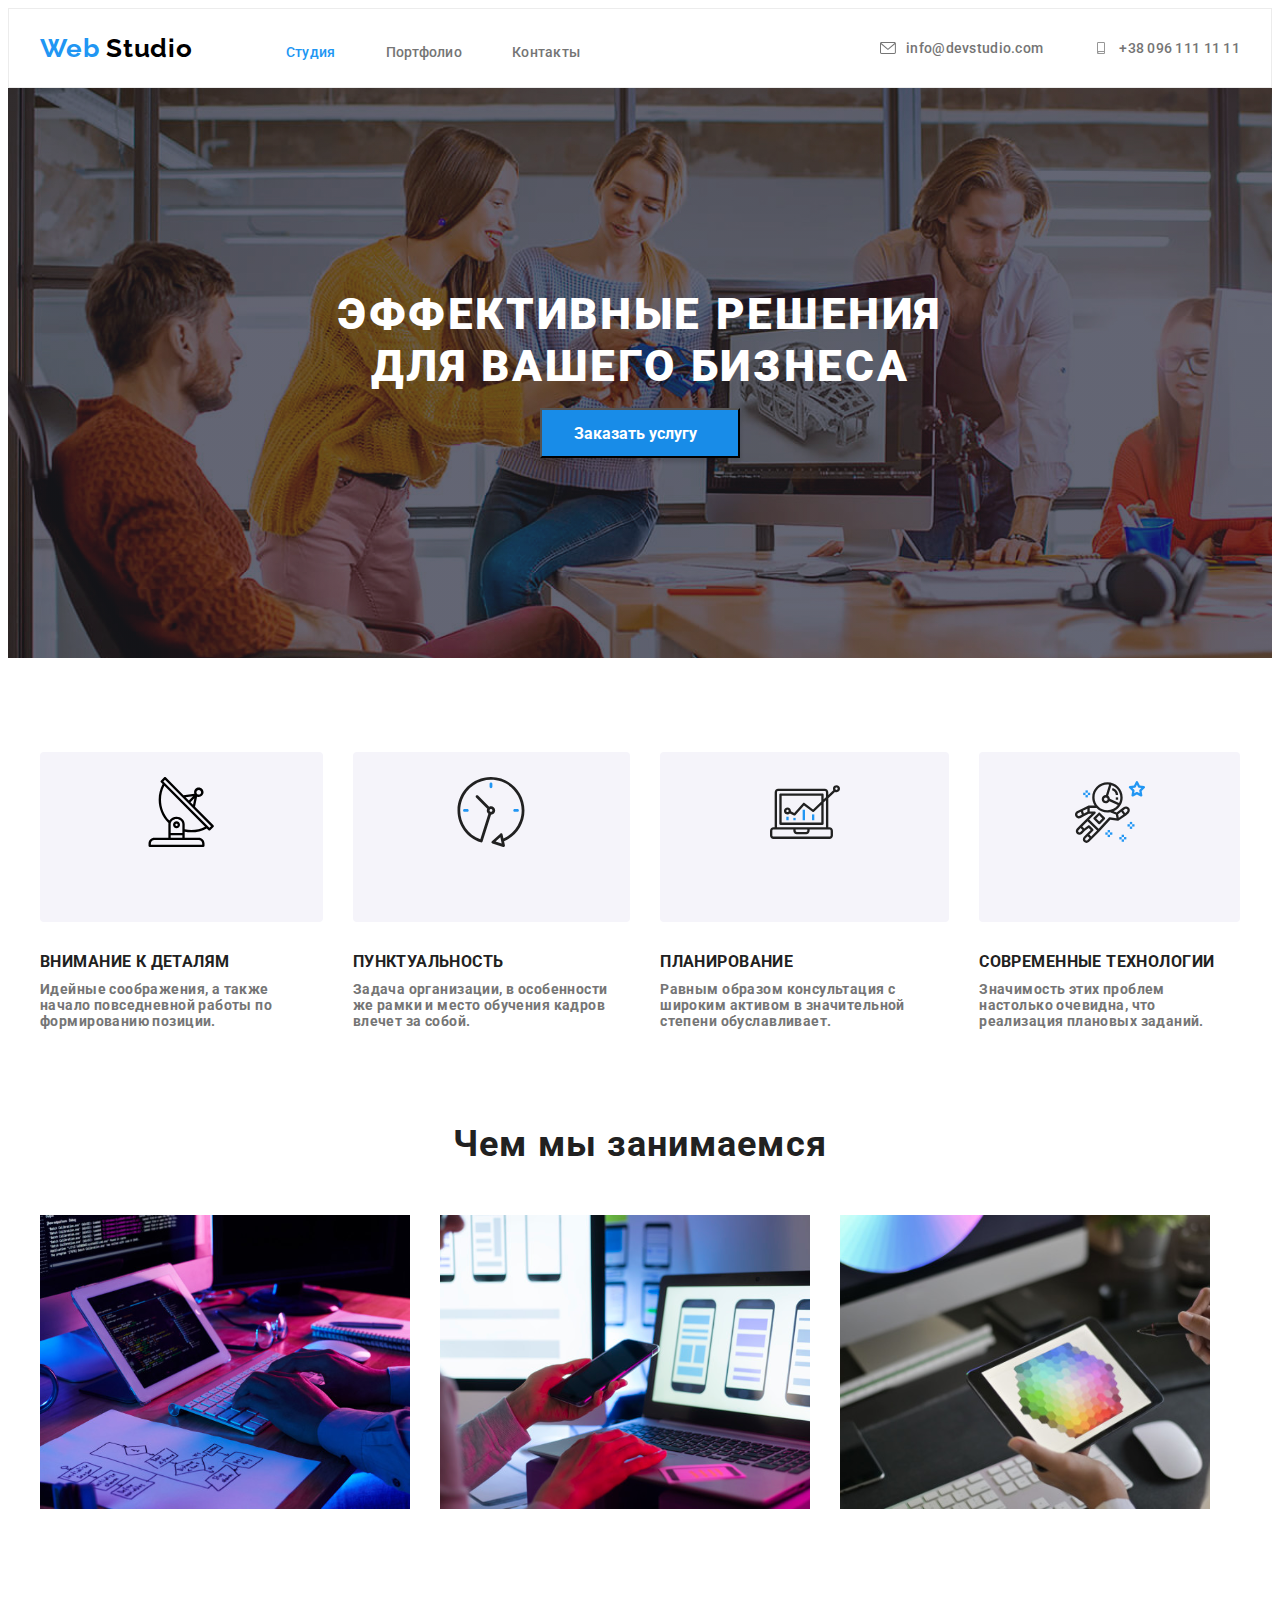
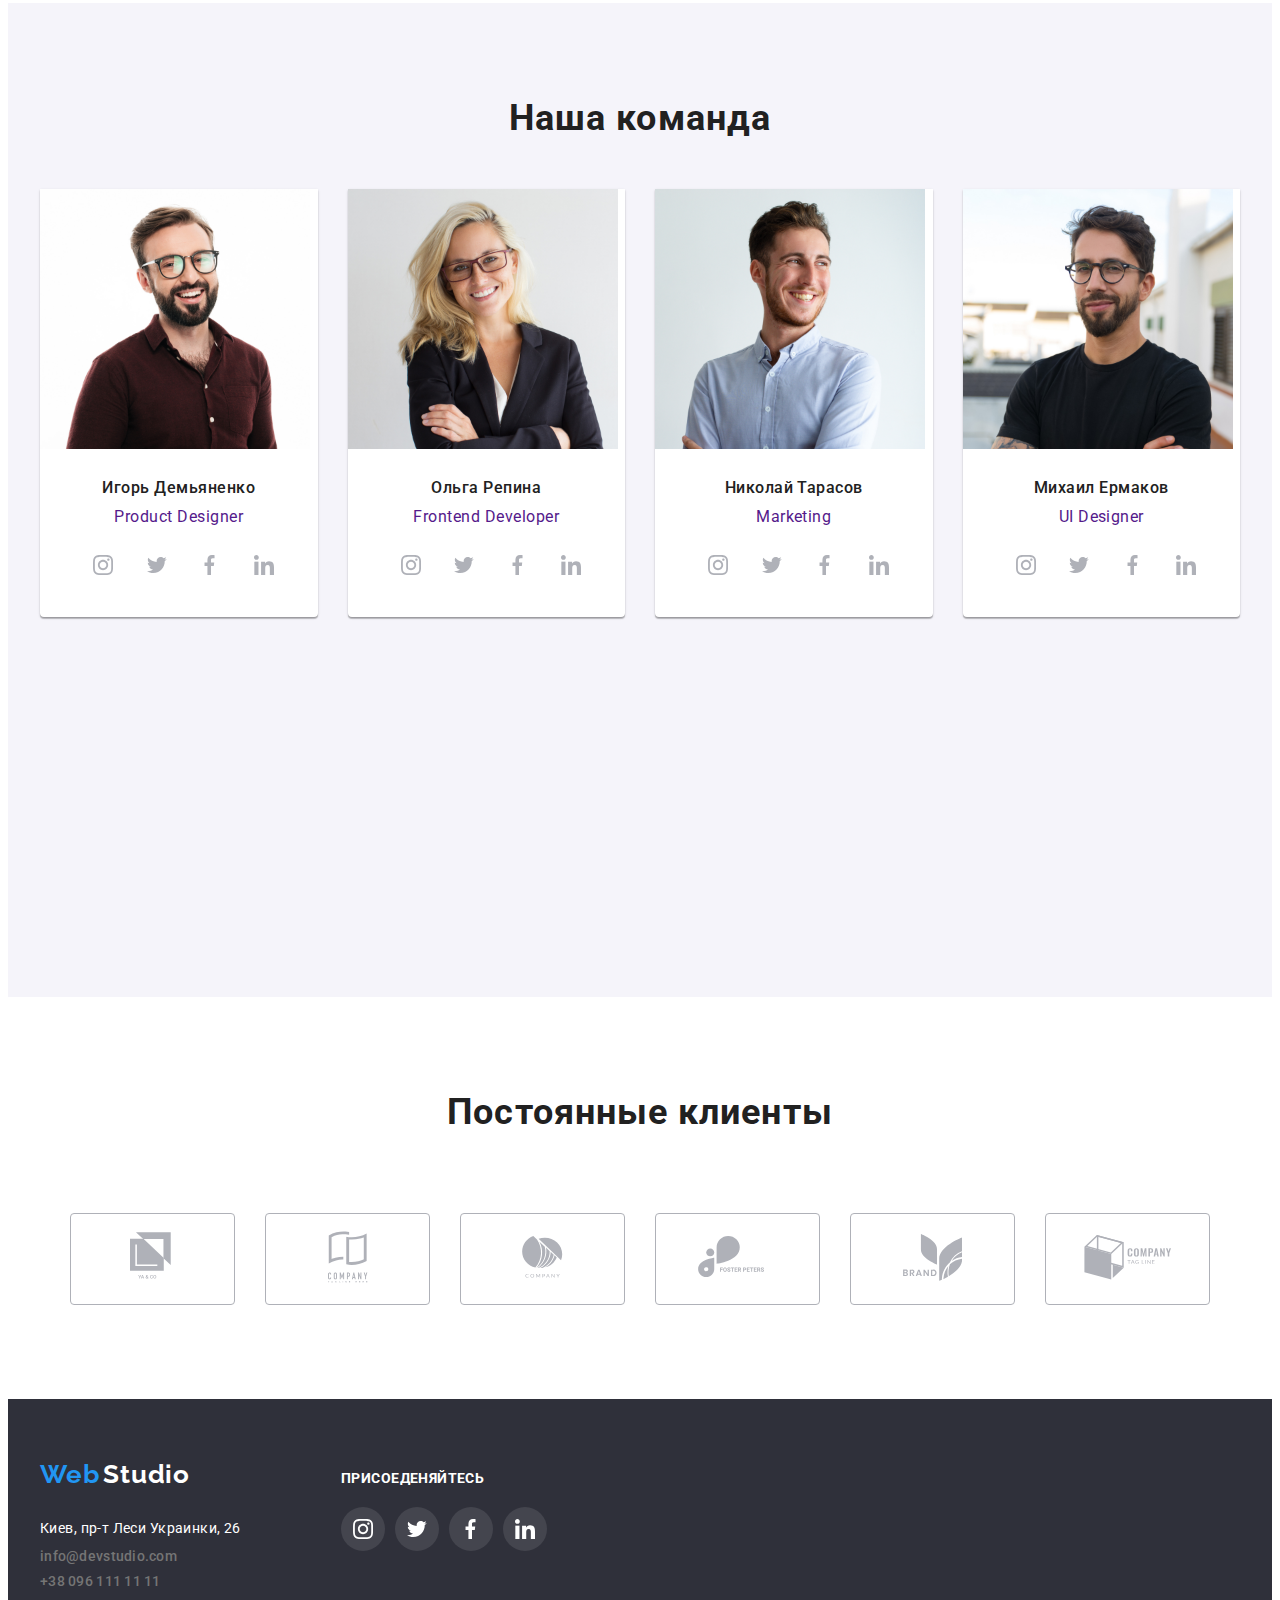
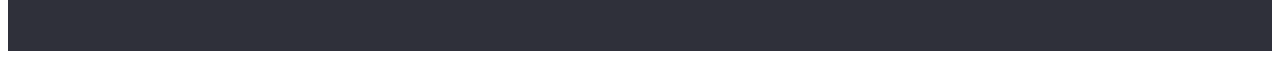
<file: index.html>
<!DOCTYPE html>
<html lang="en">

<head>
    <meta charset="UTF-8">
    <meta http-equiv="X-UA-Compatible" content="IE=edge">
    <meta name="viewport" content="width=device-width, initial-scale=1.0">
    <title>Document</title>
    <link rel="preconnect" href="https://fonts.gstatic.com">
    <link
        href="https://fonts.googleapis.com/css2?family=Raleway:wght@700&family=Roboto:wght@400;500;700;900&display=swap"
        rel="stylesheet">
    <link
        href="https://fonts.googleapis.com/css2?family=Raleway:wght@700&family=Roboto:wght@400;500;700;900&display=swap"
        rel="stylesheet">
    <link rel="stylesheet" href="https://cdnjs.cloudflare.com/ajax/libs/modern-normalize/0.2.0/modern-normalize.min.css"
        integrity="sha512-sqIVMkf5f8XGYI/UZYGs7wODxlUeoj9JknataPfUwtvrSKWMHrMXGZ7Evb6nabFYJQG15vFFyALe6r0nWCD1Ug=="
        crossorigin="anonymous" />
    <link rel="stylesheet" href="./css/styles.css">
</head>

<body>
 <!--Шапка-->
    <header class="header">
        <div class="container-header">
            <nav class="navigation">
                <ul class="navigation-list list">
                    <li><a class="navigation-logo link" href=""> <span class="blueWeb">Web</span> <span class="Studio">Studio</span></a></li>
                </ul>
                <ul class="navigation-list list">
                    <li class="navigation-item"><a class="navigation-link current link" href="navigation-link">Студия</a></li>
                    <li class="navigation-item"><a href="./portfolio.html" class="navigation-link link">Портфолио</a></li>
                    <li class="navigation-item"><a class="navigation-link link" href="navigation-link">Контакты</a></li>
                </ul>
            </nav>
            <ul class="navigation-list">
                <a class="header-contacts-link-icon">
                    <svg class="advantages" width="16" height="12">
                        <use href="./img/sprite/sprite.svg#icon-envelope" </svg>
                </a>
                <li class="navigation-nav list"><a class="mail-link link" href="info@devstudio.com">info@devstudio.com</a>
                </li>
                <a class="header-contacts-link-icon">
                    <svg class="advantages" width="16" height="12">
                        <use href="./img/sprite/sprite.svg#icon-smartphone" </svg>
                </a>
                <li class="navigation-tel list"><a class="tel-link link" href="tel:+380961111111">+38 096 111 11 11</a></li>
            </ul>
        </div>
    </header>
    <!--Герой-->
    <main>
        <section class="hero">
            <div class="container-hero">
                <h1 class="hero-title">Эффективные решения для вашего бизнеса</h1>
                <button class="hero-modal-btn" type="button">Заказать услугу</button>
            </div>
                
        </section>   
        <!--Особенности-->
        <section class="section">
            <div class="container">
                <h2 class="visually-hidden">Особенности</h2>
                <ul class="feature list">
                    <li class="feature-head">
                        <div class="feature-head-tilte">
                            <svg class="advantages" width="70" height="70">
                                <use href="./img/sprite/sprite.svg#icon-Group"
                            </svg>
                        </div>
                        <h3 class="feature-title">Внимание к деталям</h3>
                        <p class="suptitle-text">Идейные соображения, а также начало повседневной работы по формированию позиции.
                        </p>
                    </li>
                    <li class="feature-head">
                        <div class="feature-head-tilte">
                            <svg class="advantages" width="70" height="70">
                                <use href="./img/sprite/sprite.svg#icon-clock" </svg>
                        </div>
                        <h3 class="feature-title">Пунктуальность</h3>
                        <p class="suptitle-text">Задача организации, в особенности же рамки и место обучения кадров влечет за собой.
                        </p>
                    </li>
                    <li class="feature-head">
                        <div class="feature-head-tilte">
                            <svg class="advantages" width="70" height="70">
                                <use href="./img/sprite/sprite.svg#icon-diagram" </svg>
                        </div>
                        <h3 class="feature-title">Планирование</h3>
                        <p class="suptitle-text">Равным образом консультация с широким активом в значительной степени обуславливает.
                        </p>
                    </li>
                    <li class="feature-head">
                        <div class="feature-head-tilte">
                            <svg class="advantages" width="70" height="70">
                                <use href="./img/sprite/sprite.svg#icon-astronaut" </svg>
                        </div>
                        <h3 class="feature-title">Современные технологии</h3>
                        <p class="suptitle-text">Значимость этих проблем настолько очевидна, что реализация плановых заданий.</p>
                    </li>
                </ul>
            </div> 
        </section>

        <!--Чем мы занимаемся-->
        <section class="study-section container">
            <div class="">
                <h2 class="study">Чем мы занимаемся</h2>
                <p class="study-img">
                    <img class="study-section-img" src="./img/box1.svg" alt="computer" width="370" />
                    <img class="study-section-img" src="./img/box2.svg" alt="mobile" width="370" />
                    <img class="study-section-img" src="./img/box3.svg" alt="the tablet" width="370" />
                </p>
            </div>
        </section>
       
        <!--Наша команда-->
        <section class="team-section">
            <div class="container">
                    <h4 class="study-team">Наша команда</h4>
                <ul class="team-list list">
                    <li class="team">
                        <div class="card-team">
                            <a class="team-link link" href="">
                                <img src="./img/ИгорьДемьяненко.jpg" alt="Product Designer" width="270" />
                                <div class="name-subtitle">
                                    <h3 class="name link">Игорь Демьяненко</h3>
                                    <p class="subtitle-text">Product Designer</p>
                                    <ul class="team-card-item">
                                        <li class="team-card-list list">
                                            <a href="" class="team-card-list-link link"><svg class="social-list-icon" width="20" height="20">
                                                    <use href="./img/sprite/sprite.svg#icon-instagram"></use>
                                                </svg></a>
                                        </li>
                                        <li class="team-card-list list">
                                            <a href="" class="team-card-list-link link"><svg class="social-list-icon" width="20" height="20">
                                                    <use href="./img/sprite/sprite.svg#icon-twitter"></use>
                                                </svg></a>
                                        </li>
                                        <li class="team-card-list list">
                                            <a href="" class="team-card-list-link link"><svg class="social-list-icon" width="20" height="20">
                                                    <use href="./img/sprite/sprite.svg#icon-fafcebook"></use>
                                                </svg></a>
                                        </li>
                                        <li class="team-card-list list">
                                            <a href="" class="team-card-list-link link"><svg class="social-list-icon" width="20" height="20">
                                                    <use href="./img/sprite/sprite.svg#icon-linkedin"></use>
                                                </svg></a>
                                        </li>
                                    </ul>
                                </div>
                            </a>
                        </div>
                    </li>

                    <li class="team">
                        <div class="card-team">
                            <a class="team-link link" href="">
                                <img src="./img/ОльгаРепина.jpg" alt="Frontend Developer" width="270" />
                                <div class="name-subtitle">
                                    <h3 class="name link">Ольга Репина</h3>
                                    <p class="subtitle-text">Frontend Developer</p>
                                    <ul class="team-card-item">
                                        <li class="team-card-list list">
                                            <a href="" class="team-card-list-link link"><svg class="social-list-icon" width="20" height="20">
                                                    <use href="./img/sprite/sprite.svg#icon-instagram"></use>
                                                </svg></a>
                                        </li>
                                        <li class="team-card-list list">
                                            <a href="" class="team-card-list-link link"><svg class="social-list-icon" width="20" height="20">
                                                    <use href="./img/sprite/sprite.svg#icon-twitter"></use>
                                                </svg></a>
                                        </li>
                                        <li class="team-card-list list">
                                            <a href="" class="team-card-list-link link"><svg class="social-list-icon" width="20" height="20">
                                                    <use href="./img/sprite/sprite.svg#icon-fafcebook"></use>
                                                </svg></a>
                                        </li>
                                        <li class="team-card-list list">
                                            <a href="" class="team-card-list-link link"><svg class="social-list-icon" width="20" height="20">
                                                    <use href="./img/sprite/sprite.svg#icon-linkedin"></use>
                                                </svg></a>
                                        </li>
                                    </ul>
                                </div>
                            </a>
                        </div>
                    </li>

                    <li class="team">
                        <div class="card-team">
                            <a class="team-link link" href="">
                                <img src="./img/НиколайТарасов.jpg" alt="Marketing" width="270" />
                                <div class="name-subtitle">
                                    <h3 class="name link">Николай Тарасов</h3>
                                    <p class="subtitle-text">Marketing</p>
                                    <ul class="team-card-item">
                                        <li class="team-card-list list">
                                            <a href="" class="team-card-list-link link"><svg class="social-list-icon" width="20" height="20">
                                                    <use href="./img/sprite/sprite.svg#icon-instagram"></use>
                                                </svg></a>
                                        </li>
                                        <li class="team-card-list list">
                                            <a href="" class="team-card-list-link link"><svg class="social-list-icon" width="20" height="20">
                                                    <use href="./img/sprite/sprite.svg#icon-twitter"></use>
                                                </svg></a>
                                        </li>
                                        <li class="team-card-list list">
                                            <a href="" class="team-card-list-link link"><svg class="social-list-icon" width="20" height="20">
                                                    <use href="./img/sprite/sprite.svg#icon-fafcebook"></use>
                                                </svg></a>
                                        </li>
                                        <li class="team-card-list list">
                                            <a href="" class="team-card-list-link link"><svg class="social-list-icon" width="20" height="20">
                                                    <use href="./img/sprite/sprite.svg#icon-linkedin"></use>
                                                </svg></a>
                                        </li>
                                    </ul>
                                </div>
                            </a>
                        </div>
                    </li>

                    <li class="team">
                        <div class="card-team">
                            <a class="team-link link" href="">
                                <img src="./img/МихаилЕрмаков.jpg" alt="UI Designer" width="270" />
                                <div class="name-subtitle">
                                    <h3 class="name link">Михаил Ермаков</h3>
                                    <p class="subtitle-text">UI Designer</p>
                                    <ul class="team-card-item">
                                        <li class="team-card-list list">
                                            <a href="" class="team-card-list-link link"><svg class="social-list-icon" width="20" height="20">
                                                    <use href="./img/sprite/sprite.svg#icon-instagram"></use>
                                                </svg></a>
                                        </li>
                                        <li class="team-card-list list">
                                            <a href="" class="team-card-list-link link"><svg class="social-list-icon" width="20" height="20">
                                                    <use href="./img/sprite/sprite.svg#icon-twitter"></use>
                                                </svg></a>
                                        </li>
                                        <li class="team-card-list list">
                                            <a href="" class="team-card-list-link link"><svg class="social-list-icon" width="20" height="20">
                                                    <use href="./img/sprite/sprite.svg#icon-fafcebook"></use>
                                                </svg></a>
                                        </li>
                                        <li class="team-card-list list">
                                            <a href="" class="team-card-list-link link"><svg class="social-list-icon" width="20" height="20">
                                                    <use href="./img/sprite/sprite.svg#icon-linkedin"></use>
                                                </svg></a>
                                        </li>
                                    </ul>
                                </div>
                            </a>
                        </div>
                    </li>
                </ul>
            </div>
            
        </section>
    </main>
    <!--Постоянные клиенты-->
    <Section class="regular-customers">
        <Div class="container">
            <H5 class="clients">Постоянные клиенты</H5>
            <ul class="clients-list list">
                <li class="clients-link">
                    <a href class="clients-link-nav link"><svg class="clients-link-icon" width="45" height="50">
                        <use href="./img/sprite/sprite.svg#icon-logo-1"></use>
                    </svg></a>
                </li>

                <li class="clients-link">
                    <a href="" class="clients-link-nav link"><svg class="clients-link-icon" width="40" height="52">
                            <use href="./img/sprite/sprite.svg#icon-logo-2"></use>
                        </svg></a>
                </li>

                <li class="clients-link">
                    <a href="" class="clients-link-nav link"><svg class="clients-link-icon" width="41" height="42">
                            <use href="./img/sprite/sprite.svg#icon-logo-3"></use>
                        </svg></a>
                </li>

                <li class="clients-link">
                    <a href="" class="clients-link-nav link"><svg class="clients-link-icon" width="79" height="42">
                            <use href="./img/sprite/sprite.svg#icon-logo-4"></use>
                        </svg></a>
                </li>

                <li class="clients-link">
                    <a href="" class="clients-link-nav link"><svg class="clients-link-icon" width="59" height="47">
                            <use href="./img/sprite/sprite.svg#icon-logo-5"></use>
                        </svg></a>
                </li>

                <li class="clients-link">
                    <a href="" class="clients-link-nav link"><svg class="clients-link-icon" width="88" height="45">
                            <use href="./img/sprite/sprite.svg#icon-logo-6"></use>
                        </svg></a>
                </li>
            </ul>
        </Div>
    </Section>

    <!--Подвал-->
    <footer class="footer">
        <div class="container">
            <address class="address">
                <div class="container-address">
                    <ul class="address-list list">
                        <li><a class="link" href=""><span class="blueWeb">Web</span> <span class="Studio-white">Studio</span></a></li>
                    </ul>
                    <div class="navigation">
                        <ul class="navigation-address list">
                            <li>
                                <a class="navigation-address-link link" href="https://goo.gl/maps/A57iTuf1dKfxFPnn9" target="_blank"
                                    rel="noopener noreferrer">Киев, пр-т
                                    Леси Украинки, 26</a>
                            </li>
                            <li class="address-link">
                                <a class="navigation-link-nav link" href="info@devstudio.com">info@devstudio.com</a>
                            </li>
                            <li class="address-link">
                                <a class="tel-link-nav link" href="tel:+380961111111">+38 096 111 11 11</a>
                            </li>
                        </ul>
                    </div>
                    
                </div>
               
                <div class="social-list">
                    <p class="social-title">присоеденяйтесь</p>
                    <ul class="social-title-item">
                        <li class="social-list-item list">
                            <a href class="social-list-link link"><svg class="social-li-icon" width="20" height="20">
                                    <use href="./img/sprite/sprite.svg#icon-instagram"></use>
                                </svg></a>
                        </li>
                        <li class="social-list-item list">
                            <a href class="social-list-link link"><svg class="social-li-icon" width="20" height="20">
                                    <use href="./img/sprite/sprite.svg#icon-twitter"></use>
                                </svg></a>
                        </li>
                        <li class="social-list-item list">
                            <a href class="social-list-link link"><svg class="social-li-icon" width="20" height="20">
                                    <use href="./img/sprite/sprite.svg#icon-fafcebook"></use>
                                </svg></a>
                        </li>
                        <li class="social-list-item list">
                            <a href class="social-list-link link"><svg class="social-li-icon" width="20" height="20">
                                    <use href="./img/sprite/sprite.svg#icon-linkedin"></use>
                                </svg></a>
                        </li>
                    </ul>
                        
                </div>

            </address>
        </div>
        
    </footer>
    
</body>

</html>
</file>
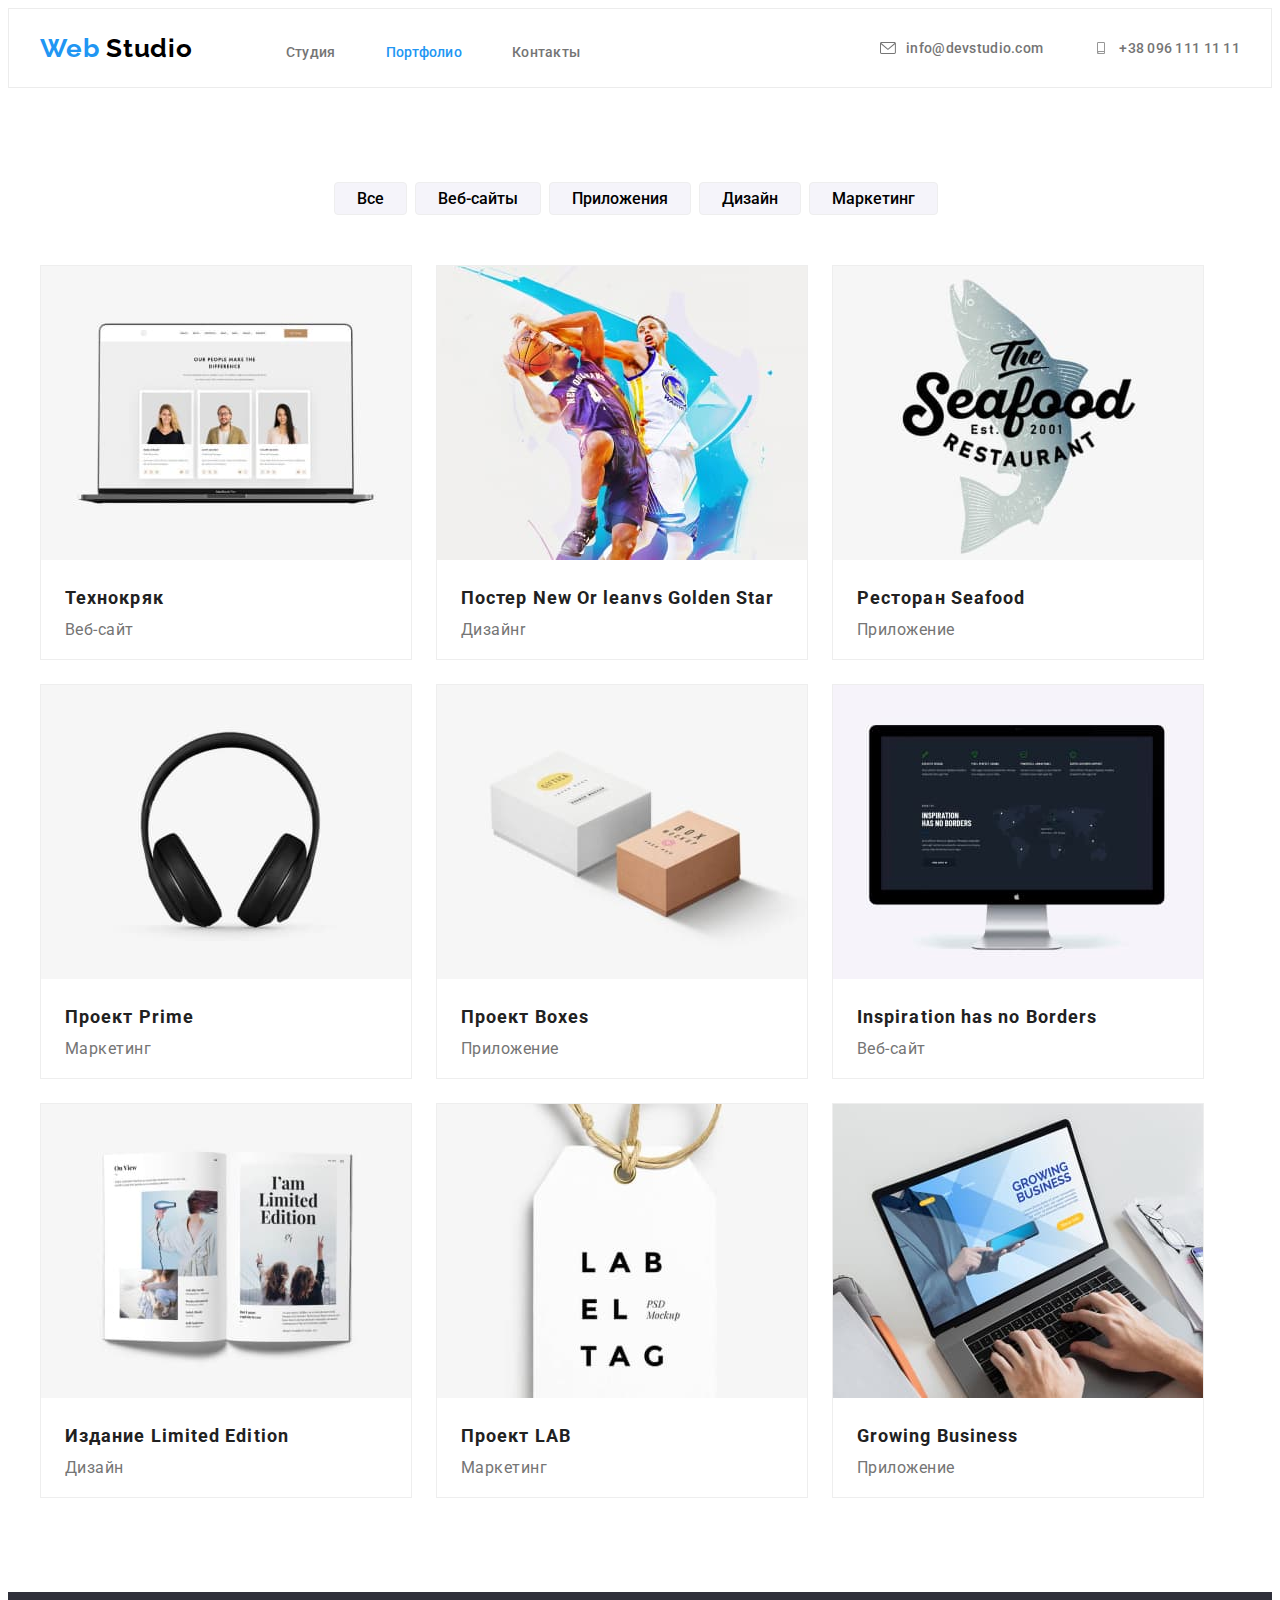
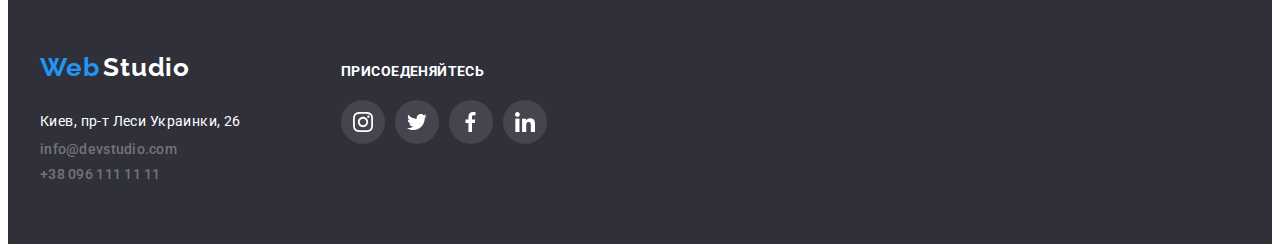
<file: portfolio.html>
<!DOCTYPE html>
<html lang="en">

<head>
    <meta charset="UTF-8">
    <meta http-equiv="X-UA-Compatible" content="IE=edge">
    <meta name="viewport" content="width=device-width, initial-scale=1.0">
    <title>Document</title>
    <link rel="preconnect" href="https://fonts.gstatic.com">
    <link href="https://fonts.googleapis.com/css2?family=Raleway:wght@700&family=Roboto:wght@400;500;700;900&display=swap"
        rel="stylesheet">
    <link
        href="https://fonts.googleapis.com/css2?family=Raleway:wght@700&family=Roboto:wght@400;500;700;900&display=swap"
        rel="stylesheet">
    <link rel="stylesheet" href="https://cdnjs.cloudflare.com/ajax/libs/modern-normalize/0.2.0/modern-normalize.min.css"
        integrity="sha512-sqIVMkf5f8XGYI/UZYGs7wODxlUeoj9JknataPfUwtvrSKWMHrMXGZ7Evb6nabFYJQG15vFFyALe6r0nWCD1Ug=="
        crossorigin="anonymous" />
    <link rel="stylesheet" href="./css/styles.css">
</head>

<body>
    <!--Шапка-->
    <header class="header">
        <div class="container-header">
            <nav class="navigation">
                <ul class="navigation-list list">
                    <li><a class="navigation-logo link" href=""> <span class="blueWeb">Web</span> <span
                                class="Studio">Studio</span></a></li>
                </ul>
                <ul class="navigation-list list">
                    <li class="navigation-item"><a class="navigation-link link" href="./index.html">Студия</a></li>
                    <li class="navigation-item"><a href="navigation-link" class="navigation-link current link">Портфолио</a></li>
                    <li class="navigation-item"><a class="navigation-link link" href="navigation-link">Контакты</a></li>
                </ul>
            </nav>
             <ul class="navigation-list">
                <a class="header-contacts-link-icon">
                    <svg class="advantages" width="16" height="12">
                        <use href="./img/sprite/sprite.svg#icon-envelope" </svg>
                </a>
                <li class="navigation-nav list"><a class="mail-link link" href="info@devstudio.com">info@devstudio.com</a>
                </li>
                <a class="header-contacts-link-icon">
                    <svg class="advantages" width="16" height="12">
                        <use href="./img/sprite/sprite.svg#icon-smartphone" </svg>
                </a>
                <li class="navigation-tel list"><a class="tel-link link" href="tel:+380961111111">+38 096 111 11 11</a></li>
            </ul>
        </div>
    </header>
    <!--Герой-->
    <main>
        <section class="hero-portfolio container">
            <h1 class="visually-hidden">Portfolio</h1>
            <ul class="portfolio-hero-btn">
                <li class="hero-btn list">
                    <button class="btn" type="button">Всe</button>
                    <button class="btn" type="button">Веб-сайты</button>
                    <button class="btn" type="button">Приложения</button>
                    <button class="btn" type="button">Дизайн</button>
                    <button class="btn" type="button">Маркетинг</button>
                </li>
            </ul>
        </section>
    <section class="section container">
        <h2 class="visually-hidden">Project</h2>
        <ul class="subtitle-portfolio list">
            <li class="subtitle-portfolio-link">
                <div class="poftfolio-card-team">
                    <a class="project-link link" href="">
                        <img src="./img/Технокряк.jpg" alt="Веб-сайт" width="370" />
                        <div class="portfolio-name-text">
                            <h3 class="portfolio-name link">Технокряк</h3>
                            <p class="portfolio-text">Веб-сайт</p>
                        </div>
                    </a>
                </div>
            </li>

            <li class="subtitle-portfolio-link">
                <div class="poftfolio-card-team">
                    <a class="project-link link" href="">
                        <img src="./img/Постер-New-Orlean-vs-Golden-Star.jpg" alt="Дизайн" width="370" />
                        <div class="portfolio-name-text">
                            <h3 class="portfolio-name link">Постер New Or leanvs Golden Star</h3>
                            <p class="portfolio-text">Дизайнr</p>
                        </div>
                    </a>
                </div>
            </li>
            
            <li class="subtitle-portfolio-link">
                <div class="poftfolio-card-team">
                    <a class="project-link link" href="">
                        <img src="./img/Ресторан-Seafood.jpg" alt="Приложение" width="370" />
                        <div class="portfolio-name-text">
                            <h3 class="portfolio-name link">Ресторан Seafood</h3>
                            <p class="portfolio-text">Приложение</p>
                        </div>
                    </a>
                </div>              
            </li>

            <li class="subtitle-portfolio-link">
                <div class="poftfolio-card-team">
                    <a class="project-link link" href="">
                        <img src="./img/Проект-Prime.jpg" alt="Маркетинг" width="370" />
                        <div class="portfolio-name-text">
                            <h3 class="portfolio-name link">Проект Prime</h3>
                            <p class="portfolio-text">Маркетинг</p>
                        </div>
                    </a>
                </div>        
            </li>

            <li class="subtitle-portfolio-link">
                <div class="poftfolio-card-team">
                    <a class="project-link link" href="">
                        <img src="./img/Проект-Boxes.jpg" alt="Приложение" width="370" />
                        <div class="portfolio-name-text">
                            <h3 class="portfolio-name link">Проект Boxes</h3>
                            <p class="portfolio-text">Приложение</p>
                        </div>
                    </a>
                </div> 
            </li>

            <li class="subtitle-portfolio-link">
                <div class="poftfolio-card-team">
                    <a class="project-link link" href="">
                        <img src="./img/Inspiration-has-no-Borders.jpg" alt="Веб-сайт" width="370" />
                        <div class="portfolio-name-text">
                            <h3 class="portfolio-name link">Inspiration has no Borders</h3>
                            <p class="portfolio-text">Веб-сайт</p>
                        </div>
                    </a>
                </div>
            </li>

            <li class="subtitle-portfolio-link">
                <div class="poftfolio-card-team">
                    <a class="project-link link" href="">
                        <img src="./img/Издание-Limited-Edition.jpg" alt="Дизайн" width="370" />
                        <div class="portfolio-name-text">
                            <h3 class="portfolio-name link">Издание Limited Edition</h3>
                            <p class="portfolio-text">Дизайн</p>
                        </div>
                    </a>
                </div>
            </li>

            <li class="subtitle-portfolio-link">
                <div class="poftfolio-card-team">
                    <a class="project-link link" href="">
                        <img src="./img/Проект-LAB.jpg" alt="Маркетинг" width="370" />
                        <div class="portfolio-name-text">
                            <h3 class="portfolio-name link">Проект LAB</h3>
                            <p class="portfolio-text">Маркетинг</p>
                        </div>
                    </a>
                </div> 
            </li>

            <li class="subtitle-portfolio-link">
                <div class="poftfolio-card-team">
                    <a class="project-link link" href="">
                        <img src="./img/Growing-Business.jpg" alt="Приложение" width="370" />
                        <div class="portfolio-name-text">
                            <h3 class="portfolio-name link">Growing Business</h3>
                            <p class="portfolio-text">Приложение</p>
                        </div>
                    </a>
                </div>
            </li>
        </ul>
    </section>
    </main>

    <!--Подвал-->
    <footer class="footer">
        <div class="container">
            <address class="address">
                <div class="container-address">
                    <ul class="address-list list">
                        <li><a class="link" href=""><span class="blueWeb">Web</span> <span
                                    class="Studio-white">Studio</span></a></li>
                    </ul>
                    <div class="navigation">
                        <ul class="navigation-address list">
                            <li>
                                <a class="navigation-address-link link" href="https://goo.gl/maps/A57iTuf1dKfxFPnn9"
                                    target="_blank" rel="noopener noreferrer">Киев, пр-т
                                    Леси Украинки, 26</a>
                            </li>
                            <li class="address-link">
                                <a class="navigation-link-nav link" href="info@devstudio.com">info@devstudio.com</a>
                            </li>
                            <li class="address-link">
                                <a class="tel-link-nav link" href="tel:+380961111111">+38 096 111 11 11</a>
                            </li>
                        </ul>
                    </div>
    
                </div>
    
                <div class="social-list">
                    <p class="social-title">присоеденяйтесь</p>
                    <ul class="social-title-item">
                        <li class="social-list-item list">
                            <a href class="social-list-link link"><svg class="social-li-icon" width="20" height="20">
                                    <use href="./img/sprite/sprite.svg#icon-instagram"></use>
                                </svg></a>
                        </li>
                        <li class="social-list-item list">
                            <a href class="social-list-link link"><svg class="social-li-icon" width="20" height="20">
                                    <use href="./img/sprite/sprite.svg#icon-twitter"></use>
                                </svg></a>
                        </li>
                        <li class="social-list-item list">
                            <a href class="social-list-link link"><svg class="social-li-icon" width="20" height="20">
                                    <use href="./img/sprite/sprite.svg#icon-fafcebook"></use>
                                </svg></a>
                        </li>
                        <li class="social-list-item list">
                            <a href class="social-list-link link"><svg class="social-li-icon" width="20" height="20">
                                    <use href="./img/sprite/sprite.svg#icon-linkedin"></use>
                                </svg></a>
                        </li>
                    </ul>
    
                </div>
    
            </address>
        </div>
    
    </footer>

</body>

</html>
</file>
<file: css/styles.css>
:root {
  --main-font: "Roboto", sans-serif;
  --secondary-font: "Raleway", sans-serif;
  --accent-color: #2196f3;
  --first-color: #757575;
  --secondary-color: #ffffff;
}

h1,
h2,
h3,
h4,
h5,
h6,
p {
  margin: 0;
}
ul,
ol {
  margin: 0;
  padding: 0;
}
img {
  display: block;
}

.link {
  text-decoration: none;
}
.list {
  list-style: none;
}
.address {
  font-style: normal;
}

.visually-hidden {
  position: absolute !important;
  clip: rect(1px 1px 1px 1px); /* IE6, IE7 */
  clip: rect(1px, 1px, 1px, 1px);
  padding: 0 !important;
  border: 0 !important;
  height: 1px !important;
  width: 1px !important;
  overflow: hidden;
}
.social-list-icon {
  width: 20px;
  height: 20px;
}
/*  */

/* ===============HEADER=============== */
.container {
  width: 1200px;
  margin: 0 auto;
  padding-left: 15px;
  padding-right: 15px;
}
.header {
  left: 0px;
  top: 80px;
  border: 1px solid #ececec;
  padding-top: 24px;
  padding-bottom: 24px;
  background-color: #ffffff;
  display: flex;
  align-items: center;
}

.container-header {
  display: flex;
  width: 1200px;
  margin: 0 auto;
  padding-left: 15px;
  padding-right: 15px;
}
.navigation {
  display: flex;
  align-items: center;
  font-family: "Raleway", sans-serif;
  font-weight: bold;
  font-size: 26px;
  line-height: 1, 19;
}
.navigation-list {
  display: flex;
  align-items: center;
}
.navigation-logo {
  margin-right: 93px;
  font-family: "Raleway", sans-serif;
  font-style: normal;
  font-weight: bold;
  font-size: 26px;
  line-height: 1, 19;
  letter-spacing: 0.03em;
}
.Studio {
  font-family: "Raleway", sans-serif;
  font-weight: bold;
  font-size: 26px;
  line-height: 1, 19;
  letter-spacing: 0.03em;
  color: #000000;
}
.Studio-white {
  font-family: "Raleway", sans-serif;
  font-weight: bold;
  font-size: 26px;
  line-height: 1, 19;
  letter-spacing: 0.03em;
  color: var(--secondary-color);
}
.blueWeb {
  color: var(--accent-color);
  font-family: "Raleway", sans-serif;
  font-weight: bold;
  font-size: 26px;
  line-height: 1, 19;
  letter-spacing: 0.03em;
}
.navigation-item:not(:last-child) {
  margin-right: 50px;
}
.navigation-link {
  font-family: "Roboto", sans-serif;
  font-weight: 500;
  font-size: 14px;
  line-height: 1, 14;
  letter-spacing: 0.02em;
  color: var(--first-color);
}
.navigation-link:hover,
.navigation-link:focus {
  color: var(--accent-color);
}
.navigation-link.current {
  color: var(--accent-color);
}
.tel-link {
  font-family: "Roboto", sans-serif;
  font-weight: 500;
  font-size: 14px;
  line-height: 1, 14;
  letter-spacing: 0.02em;
  color: var(--first-color);
}
.tel-link:hover,
.tel-link:focus {
  color: var(--accent-color);
}
.mail-link {
  display: block;
  font-family: "Roboto", sans-serif;
  font-weight: 500;
  font-size: 14px;
  line-height: 1, 14;
  letter-spacing: 0.02em;
  color: var(--first-color);
}
.mail-link:hover,
.mail-link:focus {
  color: var(--accent-color);
}
.navigation-list {
  margin-left: auto;
}
.navigation-nav {
  margin-right: 50px;
}
.header-contacts-link-icon {
  display: block;
  content: "";
  margin-right: 10px;
}
/* ===============END HEADER=============== */

/* ===============HERO=============== */
.hero {
  padding: 200px 0;
  background-size: cover;
  background-position: center;
  background-repeat: no-repeat;
  max-width: 1600px;
  margin-left: auto;
  margin-right: auto;
  background: #2f303a;
  background-color: rgba(47, 48, 58, 0.4);
  background-image: linear-gradient(
      rgba(47, 48, 58, 0.4),
      rgba(47, 48, 58, 0.4)
    ),
    url("../img/hero/bg.jpg");
}

.container-hero {
  margin: 0 auto;
  padding-left: 15px;
  padding-right: 15px;
  flex-direction: column;
}

.hero-title {
  display: flex;
  margin: 0 auto;
  width: 696px;
  height: 120px;
  left: 452px;
  top: 280px;
  font-family: "Roboto", sans-serif;
  font-weight: 900;
  font-size: 44px;
  line-height: 1, 36;
  /* or 136% */
  text-align: center;
  letter-spacing: 0.06em;
  text-transform: uppercase;
  color: var(--secondary-color);
}
.hero-modal-btn {
  display: flex;
  margin: 0 auto;
  align-items: center;
  font-family: "Roboto", sans-serif;
  font-weight: bold;
  font-size: 16px;
  line-height: 1, 87px;
  min-width: 200px;
  padding: 10px 32px;
  height: 50px;
  left: 700px;
  top: 430px;
  color: rgba(255, 255, 255, 1);
  background: #188ce8;
  box-shadow: 0px 4px 4px rgba(0, 0, 0, 0.15);
}
.hero-modal-btn:hover,
.hero-modal-btn:focus {
  width: 200px;
  height: 50px;
  left: 700px;
  top: 430px;
  background: var(--accent-color);
  box-shadow: 0px 4px 4px rgba(0, 0, 0, 0.15);
  cursor: pointer;
}
/* ===============END HERO=============== */

/* ===============OCCUPATION=============== */
.feature {
  display: flex;
  align-items: center;
  padding-top: 94px;
  padding-bottom: 47px;
}
.feature-head {
  font-family: "Roboto", sans-serif;
  font-weight: bold;
  font-size: 14px;
  line-height: 1, 14;
  letter-spacing: 0.03em;
  text-transform: uppercase;
  color: #212121;
}
.feature-head:not(:last-child) {
  margin-right: 30px;
}
.suptitle-text {
  margin-top: 10px;
  font-family: "Roboto", sans-serif;
  font-size: 14px;
  line-height: 1, 71;
  /* or 171% */
  letter-spacing: 0.03em;
  text-transform: none;
  color: var(--first-color);
}
.feature-head-tilte {
  height: 120px;
  margin: 0 0 30px 0;
  padding: 25px 0;
  background: #f5f4fa;
  border-radius: 4px;
}
.advantages {
  display: block;
  margin: 0 auto;
}

/* ===============END OCCUPATION=============== */

/* ===============STUDY-SECTION=============== */
.study-section {
  padding-top: 47px;
  padding-bottom: 94px;
}
.study-section .study {
  display: block;
  margin-bottom: 50px;
  text-align: center;
  font-family: "Roboto", sans-serif;
  font-size: 36px;
  line-height: 1, 16;
  letter-spacing: 0.03em;
  color: #212121;
}
.study-img {
  display: flex;
  justify-content: center;
}
.study-section-img {
  flex-basis: calc((100%-60px) / 3);
  margin-right: 30px;
}
/* ===============END STUDY-SECTION=============== */

/* ===============STUDY-TEAM=============== */
.team-section {
  max-width: 1600px;
  margin-left: auto;
  margin-right: auto;
  padding-top: 94px;
  padding-bottom: 252px;
  height: 648px;
  top: 1449px;
  background: #f5f4fa;
}
.study-team {
  padding-bottom: 25px;
  text-align: center;
  font-family: "Roboto", sans-serif;
  font-size: 36px;
  line-height: 1, 16;
  letter-spacing: 0.03em;
  color: #212121;
}
.card-team {
  background: #ffffff;
  box-shadow: 0px 1px 3px rgba(0, 0, 0, 0.12), 0px 1px 1px rgba(0, 0, 0, 0.14),
    0px 2px 1px rgba(0, 0, 0, 0.2);
  border-radius: 0px 0px 4px 4px;
}
.name-subtitle {
  margin-left: 32px;
  margin-right: 32px;
  padding-top: 30px;
  padding-bottom: 30px;
  font-family: "Roboto", sans-serif;
  font-size: 16px;
  line-height: 1.18;
  text-align: center;
  letter-spacing: 0.03em;
  color: var(--first-color);
}
.name {
  font-family: "Roboto", sans-serif;
  font-style: normal;
  font-weight: 500;
  font-size: 16px;
  line-height: 1, 18;
  text-align: center;
  letter-spacing: 0.03em;
  color: #212121;
}
.team-list {
  display: flex;
  align-items: center;
  padding-top: 25px;
  padding-bottom: 94px;
  margin-left: -30px;
  margin-top: -30px;
}
.team {
  flex-basis: calc(100% / 4 - 30px);
  margin-left: 30px;
  margin-top: 30px;
}

.team-card-item {
  display: flex;
  padding-top: 16px;
  justify-content: space-between;
  align-items: center;
}
.team-card-list-link {
  display: flex;
  justify-content: center;
  align-items: center;
  width: 44px;
  height: 44px;
  border-radius: 50%;
  color: #afb1b8;
}
.social-list-icon {
  fill: currentColor;
}
.team-card-list:hover .team-card-list-link,
.team-card-list:focus .team-card-list-link {
  color: #ffffff;
  background-color: #2196f3;
}

/* ===============END STUDY-TEAM=============== */

/* ===============REGULAR CUSTOMERS=============== */
.regular-customers {
  padding-top: 94px;
  padding-bottom: 94px;
}
.clients {
  font-family: "Roboto", sans-serif;
  font-weight: bold;
  font-size: 36px;
  line-height: 1, 16;
  text-align: center;
  letter-spacing: 0.03em;
  margin-bottom: 50px;
  color: #212121;
}

.clients-list {
  display: flex;
  align-items: center;
  width: 1170px;
  left: 215px;
  top: 2401px;
}
.clients-link {
  flex-basis: calc(100% / 4 - 30px);
  margin-left: 30px;
  margin-top: 30px;
  display: inline-flex;
  justify-content: center;
  align-items: center;
  width: 100%;
  height: 90px;
  border: 1px solid #afb1b8;
  border-radius: 4px 4px 4px 4px;
  background-color: #ffffff;
}
.clients-link:hover,
.clients-link:focus {
  fill: #2196f3;
  border: 1px solid #2196f3;
  cursor: pointer;
}
.clients-link:hover .clients-link-icon,
.clients-link:focus .clients-link-icon {
  fill: #2196f3;
  cursor: pointer;
}

.clients-link-icon {
  fill: rgba(175, 177, 184, 1);
}
/* ===============END REGULAR CUSTOMERS=============== */

/* ===============FOOTER=============== */
.footer {
  max-width: 1600px;
  margin-left: auto;
  margin-right: auto;
  height: 252px;
  background: #2f303a;
}
.address {
  display: flex;
  width: 231px;
  font-family: "Raleway", sans-serif;
}
.address-list {
  padding-top: 60px;
}

.navigation-address {
  display: flex;
  display: block;
  padding-top: 20px;
  width: 231px;
}
.subtitle-text {
  margin-top: 10px;
}
.navigation-address-link {
  font-family: "Roboto", sans-serif;
  font-style: normal;
  font-weight: normal;
  font-size: 14px;
  line-height: 1, 71;
  letter-spacing: 0.03em;
  color: var(--secondary-color);
}
.navigation-address-link:hover,
.navigation-address-link:focus {
  color: var(--accent-color);
}
.address-link-nav {
  display: flex;
  flex-direction: column;
}
.address-link {
  margin-top: 9px;
}
.navigation-link-nav {
  display: flex;
  font-family: "Roboto", sans-serif;
  font-weight: 500;
  font-size: 14px;
  line-height: 1, 14;
  letter-spacing: 0.02em;
  color: var(--first-color);
}
.navigation-link-nav:hover,
.navigation-link-nav:focus {
  color: var(--accent-color);
}
.tel-link-nav {
  display: flex;
  font-family: "Roboto", sans-serif;
  font-weight: 500;
  font-size: 14px;
  line-height: 1, 14;
  letter-spacing: 0.02em;
  color: var(--first-color);
}
.tel-link-nav:hover,
.tel-link-nav:focus {
  color: var(--accent-color);
}

.social-list {
  display: block;
  padding-top: 72px;
  margin-left: 70px;
  width: 206px;
  height: 80px;
}
.social-list:not(:last-child) {
  margin-right: 70px;
}
.social-title {
  margin-bottom: 20px;
  font-family: "Roboto", sans-serif;
  font-weight: bold;
  font-size: 14px;
  line-height: 1.14;
  letter-spacing: 0.03em;
  text-transform: uppercase;
  color: #ffffff;
}
.social-title-item {
  display: flex;
  justify-content: space-between;
}
.social-list-link {
  display: flex;
  justify-content: center;
  align-items: center;
  margin-right: 10px;
  width: 44px;
  height: 44px;
  border-radius: 50%;
  background-color: rgba(255, 255, 255, 0.1);
}
.social-list-link:hover,
.social-list-link:focus {
  background-color: #2196f3;
}
.social-list-link:hover .social-li-icon,
.social-list-link:focus .social-li-icon {
  fill: #ffffff;
}
.social-li-icon {
  fill: #ffffff;
}
/* ===============END FOOTER=============== */

/* ===============PORTFOLIO=============== */
.hero-btn {
  display: flex;
  justify-content: center;
  margin: 0 auto;
  padding-top: 94px;
  padding-bottom: 50px;
}
.subtitle-portfolio {
  display: flex;
  padding-bottom: 94px;
  flex-wrap: wrap;
  margin-left: -24px;
  margin-bottom: -24px;
}
.subtitle-portfolio-link {
  margin-left: 24px;
  margin-bottom: 24px;
}
.poftfolio-card-team {
  background: #ffffff;
  border: 1px solid #eeeeee;
  box-sizing: border-box;
}
.project-link {
  display: block;
}
.project-link:hover,
.project-link:focus {
  box-shadow: 0px 1px 1px rgba(0, 0, 0, 0.12), 0px 4px 4px rgba(0, 0, 0, 0.06),
    1px 4px 6px rgba(0, 0, 0, 0.16);
}

.btn {
  min-width: 73px;
  padding: 6px 22px;
  margin-right: 8px;
  align-items: center;
  font-family: "Roboto", sans-serif;
  font-weight: 500;
  font-size: 16px;
  line-height: 1, 62;
  background: #f5f4fa;
  border-radius: 4px;
  border: 1px solid #eeeeee;
}
.btn:hover,
.btn:focus {
  background: #2196f3;
  color: rgba(255, 255, 255, 1);
  cursor: pointer;
}
.portfolio-name-text {
  padding-top: 20px;
  padding-bottom: 20px;
  margin-left: 24px;
}
.portfolio-name {
  font-family: "Roboto", sans-serif;
  font-weight: bold;
  font-size: 18px;
  line-height: 2;
  letter-spacing: 0.06em;
  color: #212121;
}
.portfolio-text {
  padding-top: 4px;
  font-family: "Roboto", sans-serif;
  font-style: normal;
  font-weight: normal;
  font-size: 16px;
  line-height: 1, 87;
  letter-spacing: 0.03em;
  color: var(--first-color);
}

/* .products-list-link {
  display: block;
  text-decoration: none;
  color: inherit;
}
.products-list-link:hover,
.products-list-link:focus {
  box-shadow: 0px 1px 1px rgba(0, 0, 0, 0.12), 0px 4px 4px rgba(0, 0, 0, 0.06),
    1px 4px 6px rgba(0, 0, 0, 0.16);
} */
/* ===============END PORTFOLIO=============== */
</file>
